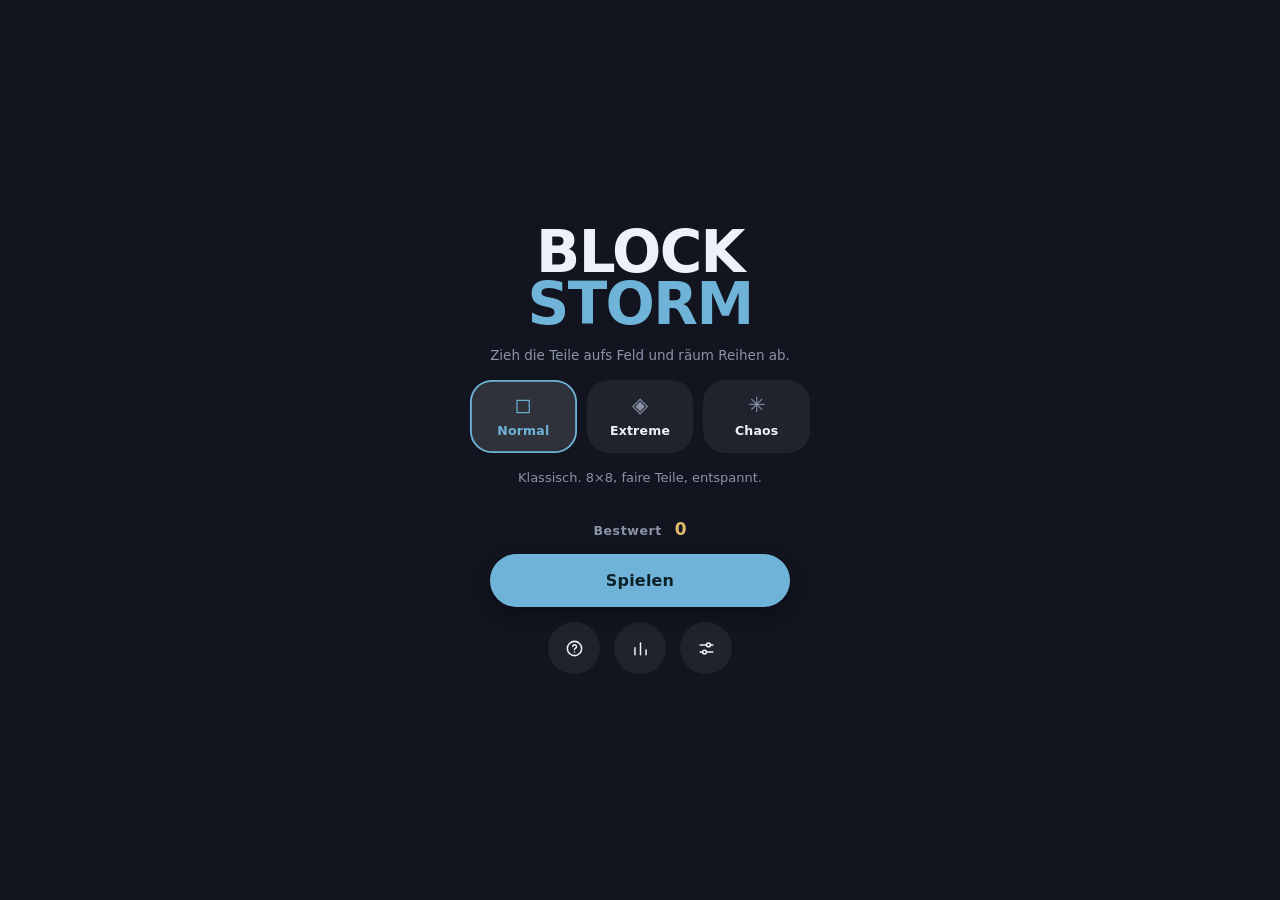
<file: index.html>
<!DOCTYPE html>
<html lang="de">
<head>
<meta charset="utf-8">
<meta name="viewport" content="width=device-width, initial-scale=1, maximum-scale=1, user-scalable=no, viewport-fit=cover">
<meta name="theme-color" content="#121520">
<meta name="apple-mobile-web-app-capable" content="yes">
<meta name="mobile-web-app-capable" content="yes">
<meta name="apple-mobile-web-app-status-bar-style" content="black-translucent">
<meta name="apple-mobile-web-app-title" content="BlockStorm">
<meta name="description" content="BLOCKSTORM — Block-Puzzle mit Normal, Extreme und Chaos. Chain-Combos, Pre-Clear-Glow und fünf Farbpaletten.">
<link rel="manifest" href="./manifest.json">
<link rel="apple-touch-icon" href="./apple-touch-icon.png">
<link rel="icon" href="./icon-192.png">
<link rel="stylesheet" href="./style.css">
<title>BLOCKSTORM</title>
</head>
<body>

<div id="app">
  <div id="hud">
    <div class="side"><span class="crown">♛</span><span id="best">0</span></div>
    <div id="scoreWrap">
      <div id="score">0</div>
      <div id="sub"><span>Level <b id="lvl">1</b></span><span id="modeTag">Normal</span></div>
    </div>
    <div class="side right">
      <button class="icon-btn" id="btnPause" aria-label="Pause">
        <svg viewBox="0 0 24 24"><path d="M9 5v14M15 5v14"/></svg>
      </button>
    </div>
  </div>

  <div id="comboBar">
    <div id="comboTxt">COMBO ×2</div>
    <div id="comboDots">••</div>
    <div id="comboTrack"><div id="comboFill"></div></div>
  </div>

  <div id="stage"><canvas id="game"></canvas></div>

  <div id="dock">
    <button class="pw" id="pwHammer"><span class="em">🔨</span><span class="cnt" id="cHammer">2</span></button>
    <button class="pw" id="pwSwap"><span class="em">🔄</span><span class="cnt" id="cSwap">2</span></button>
  </div>
</div>

<div id="toast"></div>

<!-- ============================ Start ============================ -->
<div class="screen" id="scStart">
  <div class="brand"><div class="l1">BLOCK</div><div class="l2">STORM</div></div>
  <div class="hello">Zieh die Teile aufs Feld und räum Reihen ab.</div>

  <div class="modes">
    <button class="mode on" data-mode="normal"><span class="ic">◻</span><span class="nm">Normal</span></button>
    <button class="mode" data-mode="extreme"><span class="ic">◈</span><span class="nm">Extreme</span></button>
    <button class="mode" data-mode="chaos"><span class="ic">✳</span><span class="nm">Chaos</span></button>
  </div>
  <div id="mDesc">Klassisch. 8×8, faire Teile, entspannt.</div>
  <div class="bestline">Bestwert <b id="sBest">0</b></div>

  <button class="btn" id="btnPlay">Spielen</button>
  <button class="btn ghost" id="btnResume" style="display:none">Fortsetzen</button>

  <div class="iconrow">
    <button class="icon-btn" id="btnRules" aria-label="Regeln">
      <svg viewBox="0 0 24 24"><circle cx="12" cy="12" r="9"/><path d="M9.7 9.6a2.4 2.4 0 1 1 3.3 2.2c-.7.3-1 .9-1 1.5M12 16.4h.01"/></svg>
    </button>
    <button class="icon-btn" id="btnStats" aria-label="Statistik">
      <svg viewBox="0 0 24 24"><path d="M5 20V11M12 20V5M19 20v-6"/></svg>
    </button>
    <button class="icon-btn" id="btnSettings" aria-label="Einstellungen">
      <svg viewBox="0 0 24 24"><path d="M4 7.5h8M17 7.5h3M4 16.5h3M12 16.5h8"/><circle cx="14.5" cy="7.5" r="2.4"/><circle cx="9.5" cy="16.5" r="2.4"/></svg>
    </button>
  </div>
</div>

<!-- ============================ Game Over ============================ -->
<div class="screen hide" id="scOver">
  <div class="kicker">Runde vorbei · <span id="oMode">Normal</span></div>
  <div class="bigscore" id="oScore">0</div>
  <div class="newbest" id="oNewBest" style="display:none">Neuer Rekord</div>
  <div class="metaline" id="oWord">Kein Teil passte mehr. Neue Runde?</div>
  <div class="metaline" id="oMeta"></div>
  <button class="btn" id="btnAgain">Noch eine Runde</button>
  <button class="btn ghost" id="btnHome">Menü</button>
</div>

<!-- ============================ Pause ============================ -->
<div class="screen hide" id="scPause">
  <div class="kicker">Pause</div>
  <div class="bigscore" id="pScore">0</div>
  <button class="btn" id="btnContinue">Weiter</button>
  <button class="btn ghost" id="btnPSettings">Einstellungen</button>
  <button class="btn ghost sm" id="btnQuit">Runde aufgeben</button>
</div>

<!-- ============================ Statistik ============================ -->
<div class="screen hide" id="scStats">
  <div class="kicker">Statistik</div>
  <div class="card">
    <div class="row"><span class="name">Best Normal</span><span class="val" id="tBestN">0</span></div>
    <div class="row"><span class="name">Best Extreme</span><span class="val" id="tBestE">0</span></div>
    <div class="row"><span class="name">Best Chaos</span><span class="val" id="tBestC">0</span></div>
    <div class="row"><span class="name">Beste Combo</span><span class="val" id="tCombo">×0</span></div>
    <div class="row"><span class="name">Beste Kette</span><span class="val" id="tChain">×0</span></div>
    <div class="row"><span class="name">Perfect Clears</span><span class="val" id="tPerfect">0</span></div>
    <div class="row"><span class="name">Größtes Feld</span><span class="val" id="tRings">0</span></div>
    <div class="row"><span class="name">Linien gesamt</span><span class="val" id="tLines">0</span></div>
    <div class="row"><span class="name">Runden</span><span class="val" id="tGames">0</span></div>
  </div>
  <button class="btn" id="btnStatsBack">Zurück</button>
</div>

<!-- ============================ Optionen ============================ -->
<div class="screen hide" id="scOpt">
  <div class="kicker">Einstellungen</div>
  <div class="card">
    <div class="row"><span class="name">Sound</span><div class="sw" id="swSound"></div></div>
    <div class="row"><span class="name">Vibration</span><div class="sw" id="swHaptic"></div></div>
    <div class="row"><span class="name">Effekte</span><div class="sw" id="swFx"></div></div>
    <div class="row"><span class="name">Platzier-Hilfe</span><div class="sw" id="swSnap"></div></div>
    <div class="row"><span class="name">Fast volle Linien zeigen</span><div class="sw" id="swHint"></div></div>
  </div>
  <div class="kicker">Darstellung</div>
  <div id="modeSwitch" class="seg-group">
    <button class="seg" data-val="light">Hell</button>
    <button class="seg" data-val="dark">Dunkel</button>
    <button class="seg" data-val="auto">Automatisch</button>
  </div>
  <div id="modeHint" class="submini">Dunkle Oberfläche</div>

  <div class="kicker">Farbwelt</div>
  <div id="themeList"></div>
  <button class="btn" id="btnOptBack">Zurück</button>
  <button class="btn ghost sm" id="btnWipe">Alles zurücksetzen</button>
  <div class="mini">BLOCKSTORM v4</div>
</div>

<!-- ============================ Regeln ============================ -->
<div class="screen hide" id="scRules">
  <div class="kicker">Regeln</div>
  <div class="doc">
    <h4>Grundregel</h4>
    Teile aus der Ablage aufs Feld ziehen. Volle Reihen und Spalten lösen sich auf. Teile lassen sich nicht drehen. Passt kein Teil mehr, ist die Runde vorbei.

    <h4>Ziehen</h4>
    Das Teil schwebt über dem Finger. Je weiter oben du ziehst, desto weiter hebt es sich ab — so bleibt die Zielzelle immer sichtbar. Sitzt der Finger knapp daneben, rutscht das Teil auf die nächste gültige Position.

    <h4>Pre-Clear-Glow</h4>
    Schwebt das Teil über einer Position, die eine Reihe oder Spalte vollmacht, leuchtet diese Linie sofort hell auf — noch bevor du loslässt.

    <h4>Punkte</h4>
    2 pro gesetztem Block. 1 Linie 100, 2 Linien 300, 3 Linien 600, 4 Linien 1000, je weitere +300. Dazu 5 pro aufgelöster Zelle.

    <h4>Combo</h4>
    Jeder Zug, der auflöst, erhöht die Combo. Multiplikator <b>1 + 0,3 pro Stufe</b> bis ×6. Die Combo überlebt zwei Züge ohne Auflösen — erst der dritte setzt sie zurück. Die Punkte im Balken zeigen, wie viel Luft noch bleibt.

    <h4>Kette</h4>
    Sprengt ein Spezialblock weitere Spezialblöcke frei, zündet die nächste Welle mit ×1,5, ×2, ×2,5 …

    <h4>Spezialblöcke</h4>
    <span class="sp">◆ Gem</span> +300 Bonus<br>
    <span class="sp">✦ Star</span> +200 und räumt die komplette Kreuzlinie<br>
    <span class="sp">● Bombe</span> +150 und sprengt 3×3<br>
    <span class="sp">×2 Boost</span> verdoppelt die ganze Welle, mehrere stapeln

    <h4>Perfect Clear</h4>
    Feld komplett leer: großer Bonus, die Combo läuft weiter statt abzureißen, der nächste Teilesatz passt besonders gut und es gibt einen Hammer dazu. In Extreme löst sich zusätzlich ein Ring auf.

    <h4>Modus Normal</h4>
    Das klassische 8×8-Feld.

    <h4>Modus Extreme</h4>
    Drei Linien auf einmal oder eine Serie von fünf lösen <b>Overdrive</b> aus: die Kamera zoomt heraus und ein Ring legt sich um das Feld — 8×8 wird 12×12, dann 16×16, maximal 20×20. Fällt eine Linie, die komplett im äußersten Ring liegt, löst sich dieser Ring dauerhaft auf und die Kamera fährt zurück. Das mittlere 8×8 bleibt immer bestehen.

    <h4>Modus Chaos</h4>
    Alle paar Züge ein Zufallsereignis: Bombenlieferung, Wildcard (passt überall, auch über Blöcke), Board-Shuffle, Rainbow-Row (zehn Sekunden doppelte Punkte), Frost-Zelle (drei Züge gesperrt), Mystery-Block (verwandelt sich beim Setzen) oder Double Trouble (vier Teile). Dafür gibt es dauerhaft ×1,5 Punkte.

    <h4>Power-ups</h4>
    🔨 entfernt einen Block, 🔄 tauscht die restlichen Teile. Nachschub alle 18.000 bzw. 13.000 Punkte.
  </div>
  <button class="btn" id="btnRulesBack">Verstanden</button>
</div>

<script src="./themes.js"></script>
<script src="./animations.js"></script>
<script src="./pieces.js"></script>
<script src="./modes.js"></script>
<script src="./input.js"></script>
<script src="./game.js"></script>
<script>BS.Game.boot();</script>
</body>
</html>
</file>
<file: style.css>
/* ===========================================================================
   BLOCKSTORM — Oberfläche

   Alle Farben kommen als CSS-Variablen aus themes.js und wechseln mit
   Theme und Hell/Dunkel-Modus. Hier stehen nur Form, Abstand und Bewegung.
   ========================================================================= */
:root{
  --bg:#121520;
  --bg2:#1c2132;
  --panel:#1c2030;
  --ink:#eef1f8;
  --dim:#8b93a8;
  --acc:#6fb4d8;
  --gold:#e0bb6a;
  --on-acc:#0e2129;
  --soft:rgba(255,255,255,.06);
  --soft-hi:rgba(255,255,255,.12);
  --line:rgba(255,255,255,.07);
  --shadow:rgba(0,0,0,.35);
  --ease:cubic-bezier(.22,1,.36,1);
  --safe-t:env(safe-area-inset-top,0px);
  --safe-b:env(safe-area-inset-bottom,0px);
  --f:-apple-system,BlinkMacSystemFont,"Segoe UI",system-ui,Roboto,"Helvetica Neue",Arial,sans-serif;
}
*{box-sizing:border-box;margin:0;padding:0;-webkit-tap-highlight-color:transparent;}
html,body{height:100%;}
body{
  font-family:var(--f);color:var(--ink);background:var(--bg);
  overflow:hidden;overscroll-behavior:none;touch-action:manipulation;
  user-select:none;-webkit-user-select:none;position:fixed;inset:0;
  transition:background .35s ease,color .35s ease;
}
button{font-family:inherit;color:inherit;border:0;background:none;cursor:pointer;touch-action:manipulation;}

/* ------------------------------------------------------------------ Layout */
#app{position:absolute;inset:0;display:flex;flex-direction:column;
  padding:calc(var(--safe-t) + 8px) 12px calc(var(--safe-b) + 8px);}

#hud{flex:0 0 auto;display:grid;grid-template-columns:1fr auto 1fr;align-items:center;gap:10px;}
.side{display:flex;align-items:center;gap:7px;font-size:14px;font-weight:700;
  font-variant-numeric:tabular-nums;color:var(--dim);}
.side .crown{color:var(--gold);font-size:13px;}
.side.right{justify-content:flex-end;}

.icon-btn{width:42px;height:42px;border-radius:50%;background:var(--soft);
  display:grid;place-items:center;transition:transform .22s var(--ease),background .22s;}
.icon-btn:active{transform:scale(.9);background:var(--soft-hi);}
.icon-btn svg{width:19px;height:19px;fill:none;stroke:var(--ink);stroke-width:1.9;
  stroke-linecap:round;stroke-linejoin:round;}

#scoreWrap{text-align:center;line-height:1;}
#score{font-size:clamp(34px,10.5vw,52px);font-weight:700;letter-spacing:-1px;
  font-variant-numeric:tabular-nums;transition:transform .24s var(--ease);}
#score.bump{transform:scale(1.05);}
#sub{margin-top:7px;font-size:11px;font-weight:600;letter-spacing:.6px;color:var(--dim);
  display:flex;gap:9px;justify-content:center;align-items:center;}
#sub b{color:var(--acc);}
#modeTag{color:var(--gold);}

#comboBar{flex:0 0 auto;height:22px;margin:8px 2px 0;display:flex;align-items:center;gap:9px;
  opacity:0;transition:opacity .25s ease;}
#comboBar.on{opacity:1;}
#comboTxt{font-size:11.5px;font-weight:700;letter-spacing:.4px;color:var(--acc);white-space:nowrap;}
#comboDots{font-size:13px;color:var(--gold);letter-spacing:2px;min-width:20px;}
#comboTrack{flex:1;height:5px;border-radius:99px;background:var(--soft);overflow:hidden;}
#comboFill{height:100%;width:0;border-radius:99px;background:var(--acc);
  transition:width .45s var(--ease),background .5s;}

#stage{flex:1 1 auto;position:relative;min-height:0;}
#game{position:absolute;inset:0;width:100%;height:100%;touch-action:none;display:block;}

#dock{flex:0 0 auto;display:flex;justify-content:center;gap:10px;padding-top:6px;}
.pw{min-width:96px;height:50px;padding:0 18px;border-radius:999px;background:var(--soft);
  display:flex;align-items:center;justify-content:center;gap:8px;font-size:13px;font-weight:700;
  transition:transform .22s var(--ease),background .22s,box-shadow .22s,opacity .22s;}
.pw:active{transform:scale(.95);}
.pw .em{font-size:18px;line-height:1;}
.pw .cnt{color:var(--gold);font-variant-numeric:tabular-nums;}
.pw.active{background:var(--soft-hi);box-shadow:inset 0 0 0 1.6px var(--acc);}
.pw.empty{opacity:.38;}

/* ---------------------------------------------------------------- Overlays */
.screen{position:absolute;inset:0;z-index:20;display:flex;flex-direction:column;
  align-items:center;justify-content:center;gap:15px;
  padding:calc(var(--safe-t) + 22px) 24px calc(var(--safe-b) + 22px);
  background:var(--bg);text-align:center;transition:opacity .3s ease;overflow-y:auto;
  -webkit-overflow-scrolling:touch;}
.screen.hide{opacity:0;pointer-events:none;}

.brand{line-height:.9;}
.brand .l1{font-size:clamp(38px,12vw,58px);font-weight:700;letter-spacing:-1.6px;color:var(--ink);}
.brand .l2{font-size:clamp(38px,12vw,58px);font-weight:700;letter-spacing:-1.6px;color:var(--acc);}
.hello{font-size:13.5px;color:var(--dim);font-weight:500;max-width:300px;line-height:1.5;}
.kicker{font-size:12.5px;font-weight:700;letter-spacing:1.4px;color:var(--dim);}
.bestline{font-size:12.5px;font-weight:600;letter-spacing:.6px;color:var(--dim);}
.bestline b{color:var(--gold);font-size:17px;letter-spacing:0;margin-left:8px;font-weight:700;
  font-variant-numeric:tabular-nums;}

.btn{width:min(300px,80vw);padding:17px;border-radius:999px;font-size:16px;font-weight:700;
  letter-spacing:.2px;background:var(--acc);color:var(--on-acc);
  box-shadow:0 6px 18px var(--shadow);
  transition:transform .22s var(--ease),filter .22s,box-shadow .22s;}
.btn:active{transform:scale(.965);filter:brightness(.94);box-shadow:0 2px 8px var(--shadow);}
.btn.ghost{background:var(--soft);color:var(--ink);box-shadow:none;}
.btn.ghost:active{box-shadow:none;}
.btn.sm{width:auto;padding:13px 26px;font-size:14px;}

.iconrow{display:flex;gap:14px;}
.iconrow .icon-btn{width:52px;height:52px;}

/* ------------------------------------------------------------ Modus-Auswahl */
.modes{display:flex;gap:10px;width:min(340px,88vw);}
.mode{flex:1;padding:15px 8px;border-radius:22px;background:var(--soft);
  display:flex;flex-direction:column;align-items:center;gap:7px;
  transition:transform .22s var(--ease),background .22s,box-shadow .22s;}
.mode:active{transform:scale(.95);}
.mode.on{background:var(--soft-hi);box-shadow:inset 0 0 0 1.8px var(--acc);}
.mode .ic{font-size:21px;line-height:1;color:var(--dim);transition:color .22s;}
.mode.on .ic{color:var(--acc);}
.mode .nm{font-size:12.5px;font-weight:700;letter-spacing:.2px;}
.mode.on .nm{color:var(--acc);}
#mDesc{font-size:13px;color:var(--dim);line-height:1.5;max-width:min(330px,86vw);min-height:36px;}

/* ------------------------------------------------------- Segment-Umschalter */
.seg-group{display:flex;gap:4px;padding:4px;border-radius:999px;background:var(--soft);
  width:min(330px,86vw);}
.seg{flex:1;padding:11px 6px;border-radius:999px;font-size:13px;font-weight:600;color:var(--dim);
  transition:background .22s,color .22s,transform .2s var(--ease);}
.seg:active{transform:scale(.96);}
.seg.on{background:var(--acc);color:var(--on-acc);font-weight:700;}
.submini{font-size:11.5px;color:var(--dim);margin-top:-8px;}

/* -------------------------------------------------------------------- Karten */
.card{width:min(330px,86vw);background:var(--panel);border-radius:26px;padding:4px 18px;
  box-shadow:0 4px 16px var(--shadow);}
.row{display:flex;align-items:center;justify-content:space-between;gap:14px;
  padding:14px 0;border-bottom:1px solid var(--line);}
.row:last-child{border-bottom:0;}
.row .name{font-size:14.5px;font-weight:600;text-align:left;}
.row .val{font-size:15px;font-weight:700;color:var(--gold);font-variant-numeric:tabular-nums;}
.sw{width:48px;height:28px;border-radius:99px;background:var(--soft-hi);
  position:relative;transition:background .22s;flex:0 0 auto;}
.sw::after{content:"";position:absolute;top:3px;left:3px;width:22px;height:22px;border-radius:50%;
  background:#fff;box-shadow:0 1px 3px rgba(0,0,0,.25);transition:transform .22s var(--ease);}
.sw.on{background:var(--acc);}
.sw.on::after{transform:translateX(20px);}

/* --------------------------------------------------------------- Theme-Liste */
#themeList{width:min(330px,86vw);display:flex;flex-direction:column;gap:8px;}
.theme{display:flex;align-items:center;justify-content:space-between;gap:12px;
  padding:12px 14px;border-radius:20px;background:var(--soft);
  transition:transform .2s var(--ease),background .2s,box-shadow .2s;}
.theme:active{transform:scale(.975);}
.theme.on{background:var(--soft-hi);box-shadow:inset 0 0 0 1.8px var(--acc);}
.tinfo{display:flex;flex-direction:column;align-items:flex-start;gap:2px;}
.theme .tn{font-size:14.5px;font-weight:600;}
.theme.on .tn{color:var(--acc);}
.theme .th{font-size:11px;color:var(--dim);font-weight:500;}
.swatches{display:flex;gap:3px;padding:6px;border-radius:12px;}
.swatches i{width:12px;height:12px;border-radius:4px;display:block;}

.bigscore{font-size:clamp(44px,14vw,62px);font-weight:700;letter-spacing:-1.4px;color:var(--gold);
  font-variant-numeric:tabular-nums;line-height:1;}
.newbest{font-size:12.5px;font-weight:700;letter-spacing:1.2px;color:var(--acc);}
.metaline{font-size:13px;color:var(--dim);font-weight:500;line-height:1.5;max-width:300px;}

.doc{width:min(340px,88vw);max-height:58vh;overflow-y:auto;-webkit-overflow-scrolling:touch;
  text-align:left;font-size:13.5px;line-height:1.75;color:var(--dim);}
.doc h4{color:var(--ink);font-size:13.5px;letter-spacing:.2px;margin:18px 0 6px;font-weight:700;}
.doc h4:first-child{margin-top:0;}
.doc b{color:var(--ink);}
.doc .sp{color:var(--gold);font-weight:700;}

#toast{position:absolute;left:50%;bottom:calc(var(--safe-b) + 80px);transform:translate(-50%,10px);
  z-index:30;background:var(--panel);color:var(--ink);padding:11px 18px;border-radius:99px;
  font-size:12.5px;font-weight:600;opacity:0;box-shadow:0 4px 18px var(--shadow);
  transition:opacity .28s,transform .28s var(--ease);
  pointer-events:none;white-space:nowrap;max-width:92vw;overflow:hidden;text-overflow:ellipsis;}
#toast.on{opacity:1;transform:translate(-50%,0);}
.mini{font-size:11px;color:var(--dim);letter-spacing:.4px;}

/* Im Hellmodus brauchen weiße Flächen etwas mehr Kontur */
body.light .card,body.light #toast{border:1px solid var(--line);}
body.light .sw::after{box-shadow:0 1px 3px rgba(40,50,70,.3);}
</file>
